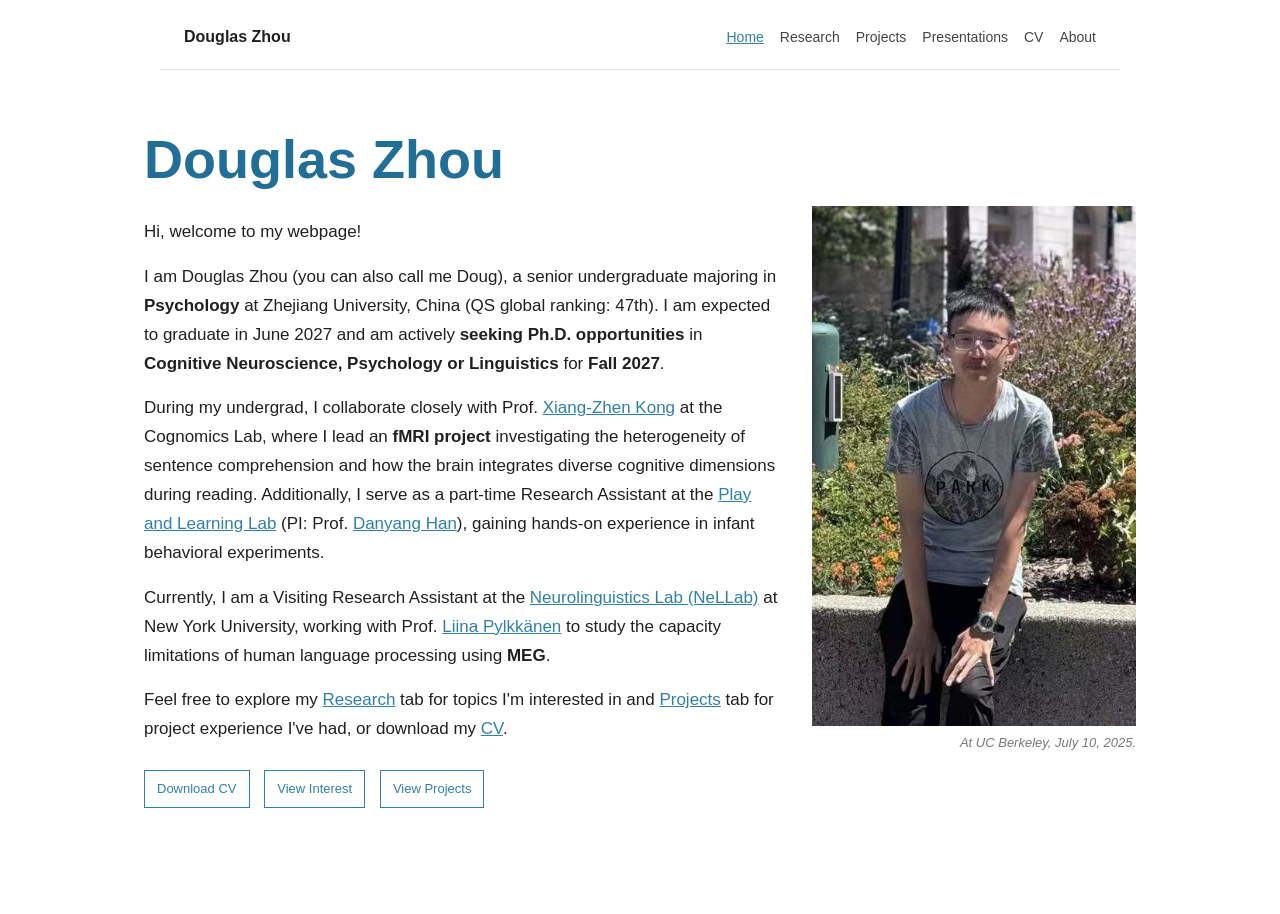
<file: index.html>
<!doctype html>
<html lang="en">
  <head>
    <meta charset="utf-8">
    <meta name="viewport" content="width=device-width, initial-scale=1">
    <title>Douglas Zhou</title>
    <link rel="stylesheet" href="styles.css">
    <link rel="icon" type="image/png" href="favicon.png">
  </head>
  <body>
    <header class="site-header">
      <a class="site-title" href="index.html">Douglas Zhou</a>
      <nav class="nav" aria-label="Primary navigation">
        <a class="active" href="index.html">Home</a>
        <a href="research.html">Research</a>
        <a href="projects.html">Projects</a>
        <a href="presentations.html">Presentations</a>
        <a href="cv.html">CV</a>
        <a href="about.html">About</a>
      </nav>
    </header>

    <main class="page home-page">
      <section class="home-layout">
        <div class="home-text">
          <h1>Douglas Zhou</h1>

          <p>Hi, welcome to my webpage!</p>

          <p>I am Douglas Zhou (you can also call me Doug), a senior undergraduate majoring in <strong>Psychology</strong> at Zhejiang University, China (QS global ranking: 47th). I am expected to graduate in June 2027 and am actively <strong>seeking Ph.D. opportunities</strong> in <strong>Cognitive Neuroscience, Psychology or Linguistics</strong> for <strong>Fall 2027</strong>.</p>

          <p>During my undergrad, I collaborate closely with Prof. <a href="https://person.zju.edu.cn/en/konglab">Xiang-Zhen Kong</a> at the Cognomics Lab, where I lead an <strong>fMRI project</strong> investigating the heterogeneity of sentence comprehension and how the brain integrates diverse cognitive dimensions during reading. Additionally, I serve as a part-time Research Assistant at the <a href="https://play-and-learning-lab.com/">Play and Learning Lab</a> (PI: Prof. <a href="https://person.zju.edu.cn/danyanghan">Danyang Han</a>), gaining hands-on experience in infant behavioral experiments.</p>

          <p>Currently, I am a Visiting Research Assistant at the <a href="https://wp.nyu.edu/neurolinglab/">Neurolinguistics Lab (NeLLab)</a> at New York University, working with Prof. <a href="https://as.nyu.edu/psychology/people/faculty.mariliina-pylkkanen.html?captcha=4946b225-e93e-4c94-8b88-3bb831ec9575">Liina Pylkkänen</a> to study the capacity limitations of human language processing using <strong>MEG</strong>.</p>

          <p>Feel free to explore my <a href="research.html">Research</a> tab for topics I'm interested in and <a href="projects.html">Projects</a> tab for project experience I've had, or download my <a href="assets/cv/douglas_zhou_cv.pdf" download>CV</a>.</p>

          <p class="button-row">
            <a class="button" href="assets/cv/douglas_zhou_cv.pdf" download>Download CV</a>
            <a class="button" href="research.html">View Interest</a>
            <a class="button" href="projects.html">View Projects</a>
          </p>
        </div>

        <figure class="portrait">
          <img src="assets/img/douglas_zhou.jpg" alt="Portrait of Douglas Zhou">
          <figcaption>At UC Berkeley, July 10, 2025.</figcaption>
        </figure>
      </section>
    </main>
  </body>
</html>
</file>
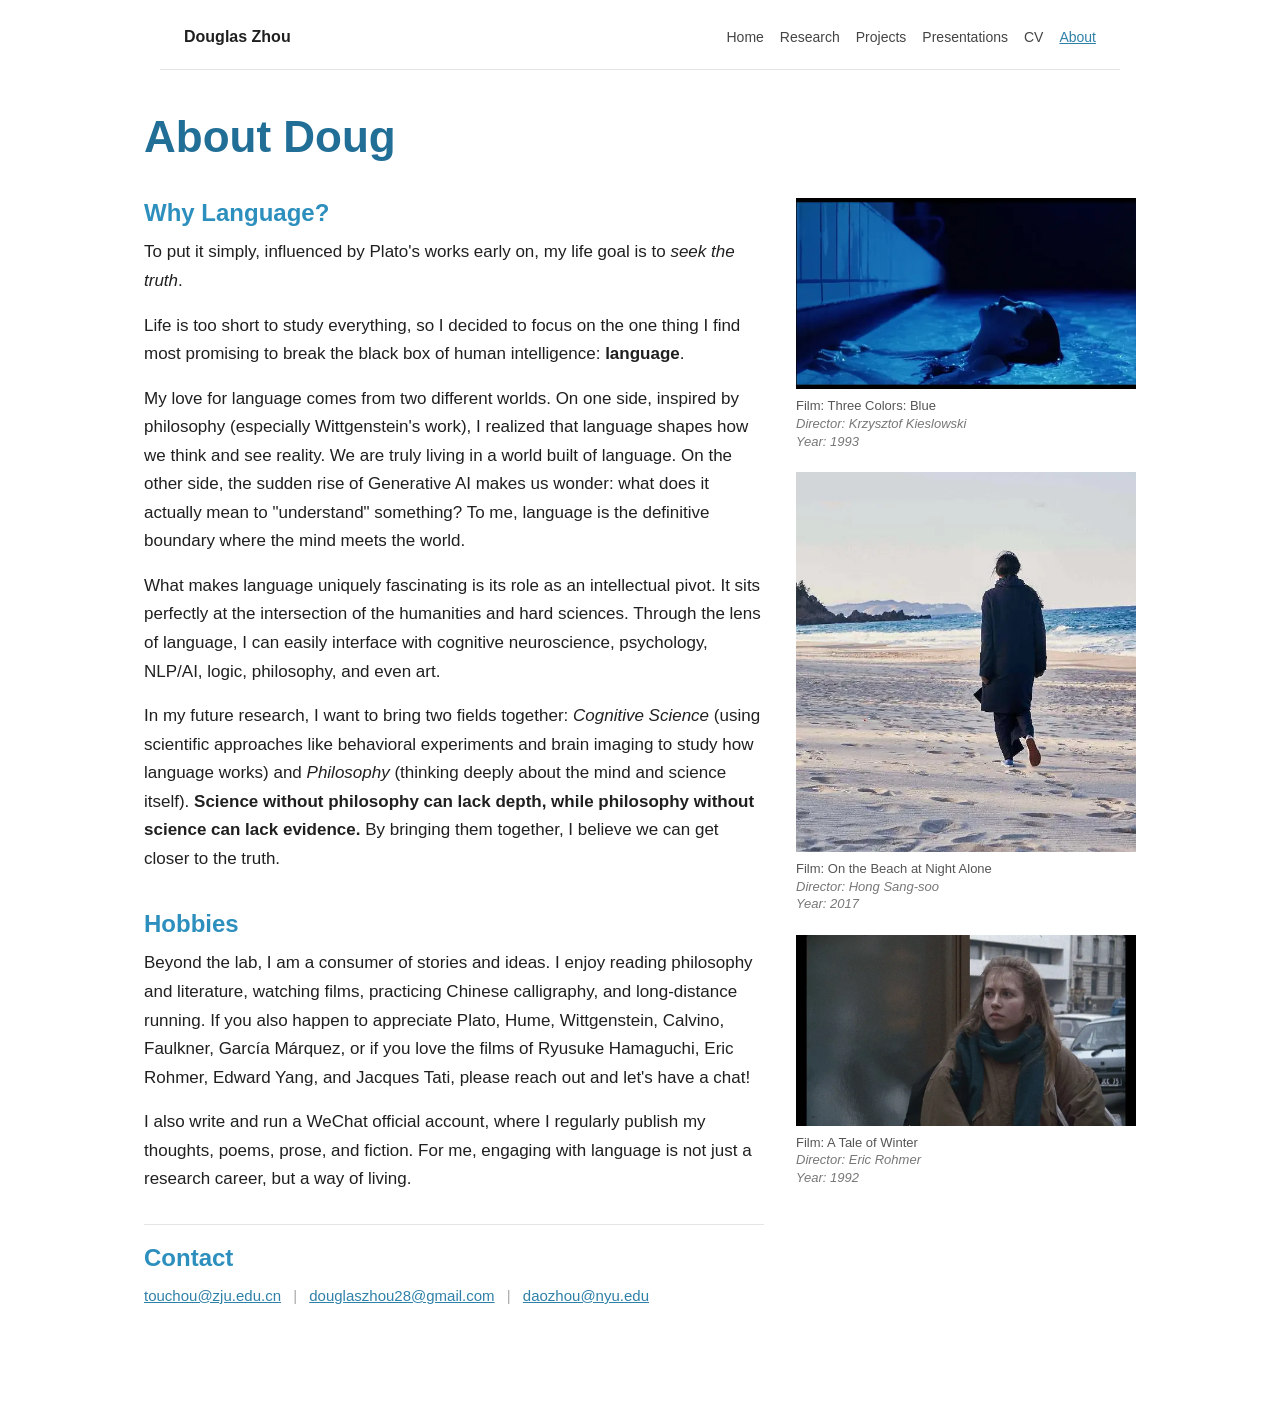
<file: about.html>
<!doctype html>
<html lang="en">
  <head>
    <meta charset="utf-8">
    <meta name="viewport" content="width=device-width, initial-scale=1">
    <title>About - Douglas Zhou</title>
    <link rel="stylesheet" href="styles.css">
    <link rel="icon" type="image/png" href="favicon.png">
  </head>
  <body>
    <header class="site-header">
      <a class="site-title" href="index.html">Douglas Zhou</a>
      <nav class="nav" aria-label="Primary navigation">
        <a href="index.html">Home</a>
        <a href="research.html">Research</a>
        <a href="projects.html">Projects</a>
        <a href="presentations.html">Presentations</a>
        <a href="cv.html">CV</a>
        <a class="active" href="about.html">About</a>
      </nav>
    </header>

    <main class="page about-page">
      <section class="about-layout">
        <div class="about-copy">
          <h1>About Doug</h1>

          <h2>Why Language?</h2>
          <p>To put it simply, influenced by Plato's works early on, my life goal is to <em>seek the truth</em>.</p>

          <p>Life is too short to study everything, so I decided to focus on the one thing I find most promising to break the black box of human intelligence: <strong>language</strong>.</p>

          <p>My love for language comes from two different worlds. On one side, inspired by philosophy (especially Wittgenstein's work), I realized that language shapes how we think and see reality. We are truly living in a world built of language. On the other side, the sudden rise of Generative AI makes us wonder: what does it actually mean to "understand" something? To me, language is the definitive boundary where the mind meets the world.</p>

          <p>What makes language uniquely fascinating is its role as an intellectual pivot. It sits perfectly at the intersection of the humanities and hard sciences. Through the lens of language, I can easily interface with cognitive neuroscience, psychology, NLP/AI, logic, philosophy, and even art.</p>

          <p>In my future research, I want to bring two fields together: <em>Cognitive Science</em> (using scientific approaches like behavioral experiments and brain imaging to study how language works) and <em>Philosophy</em> (thinking deeply about the mind and science itself). <strong>Science without philosophy can lack depth, while philosophy without science can lack evidence.</strong> By bringing them together, I believe we can get closer to the truth.</p>

          <h2>Hobbies</h2>
          <p>Beyond the lab, I am a consumer of stories and ideas. I enjoy reading philosophy and literature, watching films, practicing Chinese calligraphy, and long-distance running. If you also happen to appreciate Plato, Hume, Wittgenstein, Calvino, Faulkner, García Márquez, or if you love the films of Ryusuke Hamaguchi, Eric Rohmer, Edward Yang, and Jacques Tati, please reach out and let's have a chat!</p>

          <p>I also write and run a WeChat official account, where I regularly publish my thoughts, poems, prose, and fiction. For me, engaging with language is not just a research career, but a way of living.</p>

          <section class="contact-line" aria-label="Contact">
            <h2>Contact</h2>
            <p><a href="mailto:touchou@zju.edu.cn">touchou@zju.edu.cn</a> <span>|</span> <a href="mailto:douglaszhou28@gmail.com">douglaszhou28@gmail.com</a> <span>|</span> <a href="mailto:daozhou@nyu.edu">daozhou@nyu.edu</a></p>
          </section>
        </div>

        <aside class="film-gallery" aria-label="Favorite film stills">
          <figure class="film-image">
            <img src="assets/img/blue.webp" alt="A still from Three Colors: Blue">
            <figcaption><span>Film: Three Colors: Blue</span><span>Director: Krzysztof Kieslowski</span><span>Year: 1993</span></figcaption>
          </figure>
          <figure class="film-image portrait-still">
            <img src="assets/img/on_the_beach_at_night_alone_2017.webp" alt="A still from On the Beach at Night Alone">
            <figcaption><span>Film: On the Beach at Night Alone</span><span>Director: Hong Sang-soo</span><span>Year: 2017</span></figcaption>
          </figure>
          <figure class="film-image">
            <img src="assets/img/a_tale_of_winter_1992.webp" alt="A still from A Tale of Winter">
            <figcaption><span>Film: A Tale of Winter</span><span>Director: Eric Rohmer</span><span>Year: 1992</span></figcaption>
          </figure>
        </aside>
      </section>
    </main>
  </body>
</html>
</file>
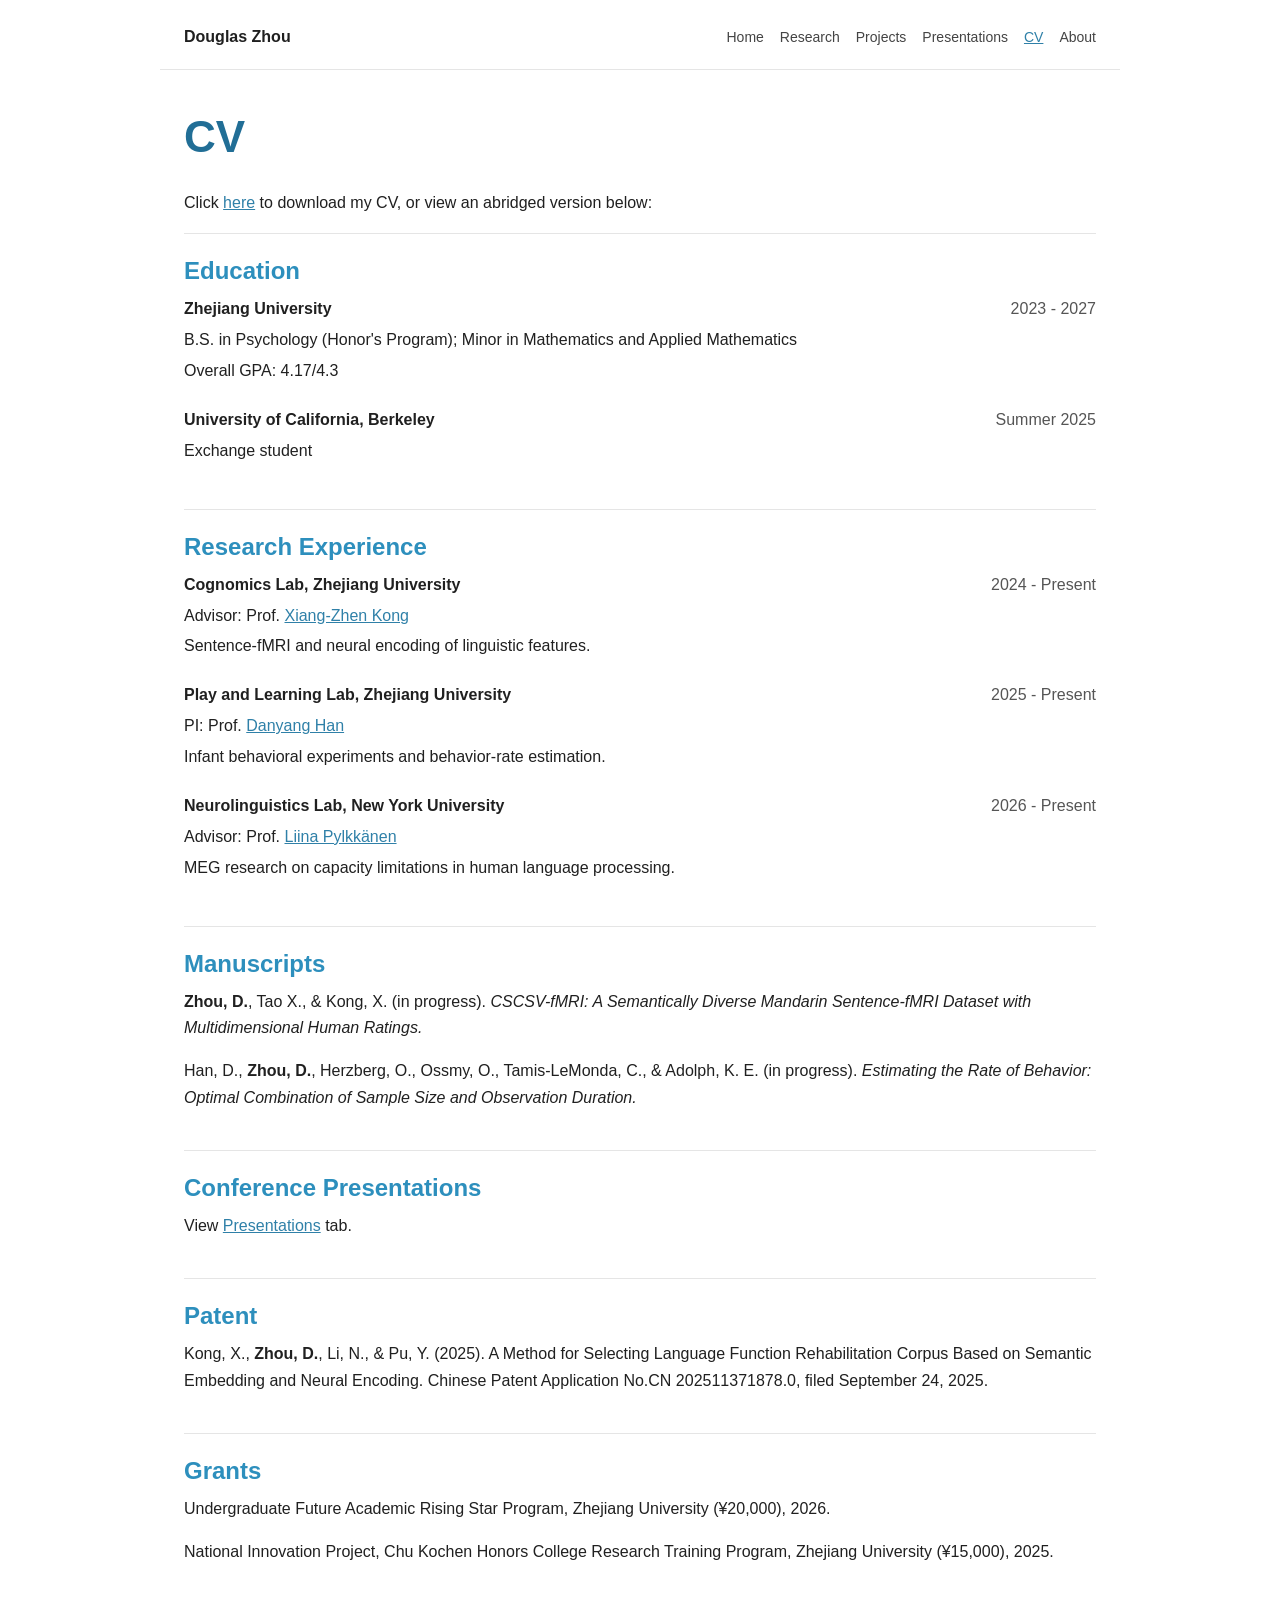
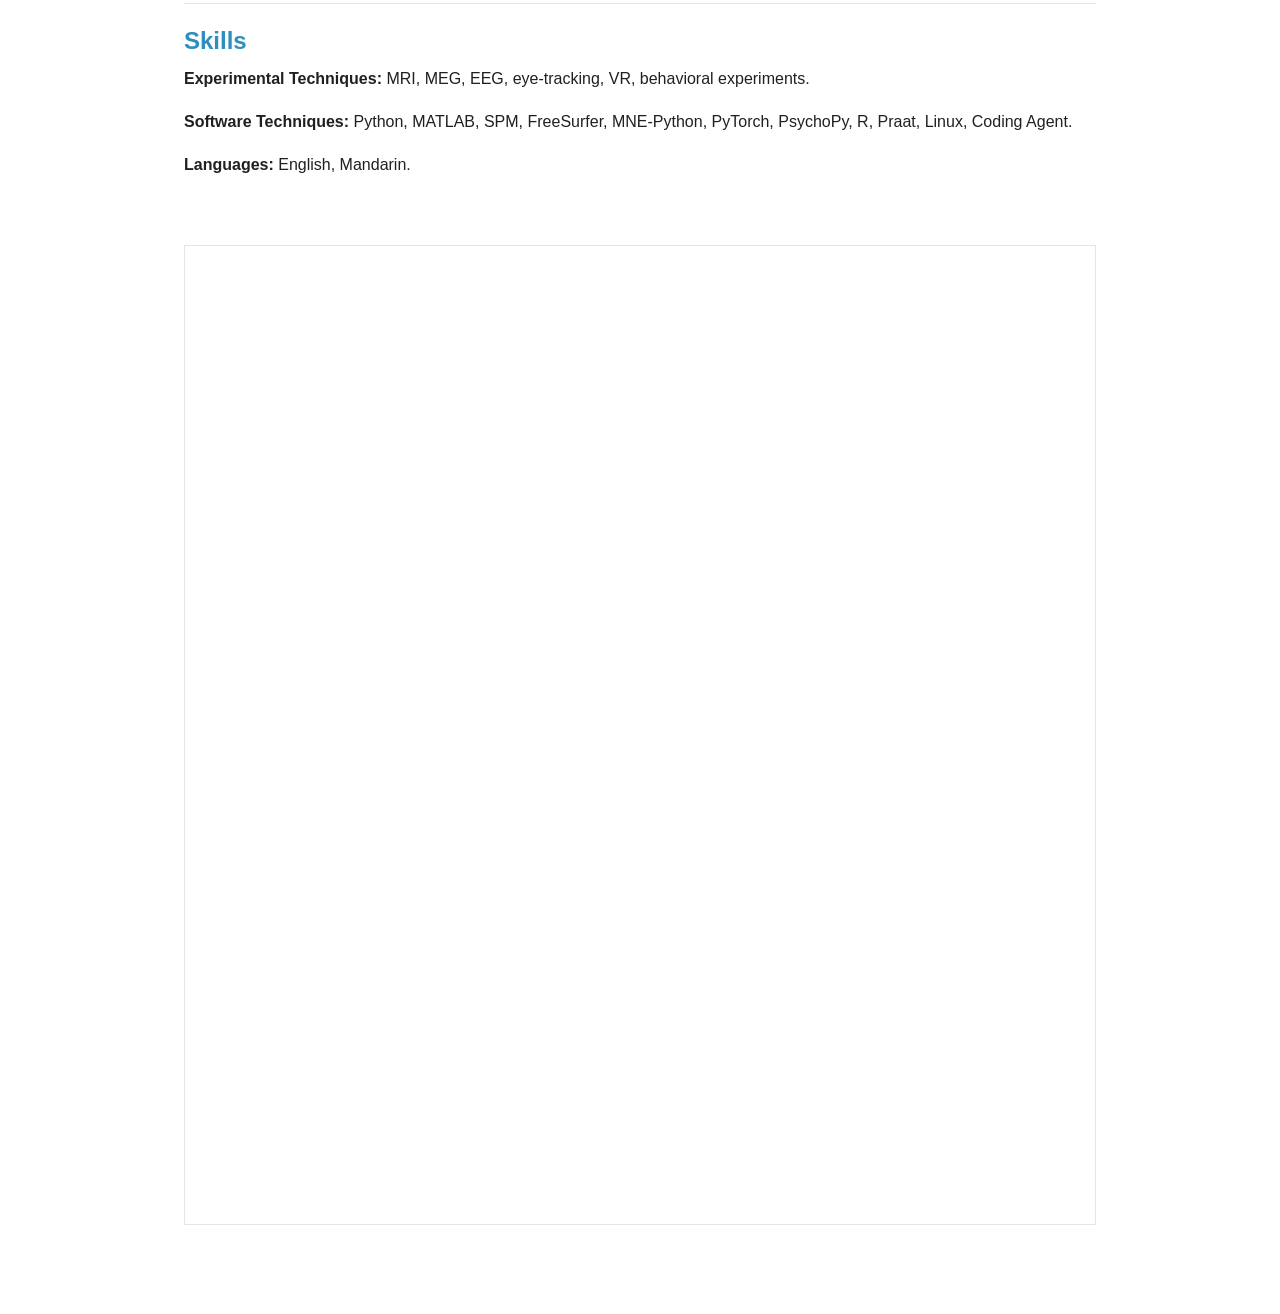
<file: cv.html>
<!doctype html>
<html lang="en">
  <head>
    <meta charset="utf-8">
    <meta name="viewport" content="width=device-width, initial-scale=1">
    <title>CV - Douglas Zhou</title>
    <link rel="stylesheet" href="styles.css">
    <link rel="icon" type="image/png" href="favicon.png">
  </head>
  <body>
    <header class="site-header">
      <a class="site-title" href="index.html">Douglas Zhou</a>
      <nav class="nav" aria-label="Primary navigation">
        <a href="index.html">Home</a>
        <a href="research.html">Research</a>
        <a href="projects.html">Projects</a>
        <a href="presentations.html">Presentations</a>
        <a class="active" href="cv.html">CV</a>
        <a href="about.html">About</a>
      </nav>
    </header>

    <main class="page cv-page">
      <h1>CV</h1>
      <p>Click <a href="assets/cv/douglas_zhou_cv.pdf" download>here</a> to download my CV, or view an abridged version below:</p>

      <section class="cv-section">
        <h2>Education</h2>
        <div class="cv-row">
          <div>
            <p><strong>Zhejiang University</strong></p>
            <p>B.S. in Psychology (Honor's Program); Minor in Mathematics and Applied Mathematics</p>
            <p>Overall GPA: 4.17/4.3</p>
          </div>
          <p>2023 - 2027</p>
        </div>
        <div class="cv-row">
          <div>
            <p><strong>University of California, Berkeley</strong></p>
            <p>Exchange student</p>
          </div>
          <p>Summer 2025</p>
        </div>
      </section>

      <section class="cv-section">
        <h2>Research Experience</h2>
        <div class="cv-row">
          <div>
            <p><strong>Cognomics Lab, Zhejiang University</strong></p>
            <p>Advisor: Prof. <a href="https://person.zju.edu.cn/en/konglab">Xiang-Zhen Kong</a></p>
            <p>Sentence-fMRI and neural encoding of linguistic features.</p>
          </div>
          <p>2024 - Present</p>
        </div>
        <div class="cv-row">
          <div>
            <p><strong>Play and Learning Lab, Zhejiang University</strong></p>
            <p>PI: Prof. <a href="https://person.zju.edu.cn/danyanghan">Danyang Han</a></p>
            <p>Infant behavioral experiments and behavior-rate estimation.</p>
          </div>
          <p>2025 - Present</p>
        </div>
        <div class="cv-row">
          <div>
            <p><strong>Neurolinguistics Lab, New York University</strong></p>
            <p>Advisor: Prof. <a href="https://as.nyu.edu/psychology/people/faculty.mariliina-pylkkanen.html?captcha=4946b225-e93e-4c94-8b88-3bb831ec9575">Liina Pylkkänen</a></p>
            <p>MEG research on capacity limitations in human language processing.</p>
          </div>
          <p>2026 - Present</p>
        </div>
      </section>

      <section class="cv-section">
        <h2>Manuscripts</h2>
        <p><strong>Zhou, D.</strong>, Tao X., &amp; Kong, X. (in progress). <em>CSCSV-fMRI: A Semantically Diverse Mandarin Sentence-fMRI Dataset with Multidimensional Human Ratings.</em></p>
        <p>Han, D., <strong>Zhou, D.</strong>, Herzberg, O., Ossmy, O., Tamis-LeMonda, C., &amp; Adolph, K. E. (in progress). <em>Estimating the Rate of Behavior: Optimal Combination of Sample Size and Observation Duration.</em></p>
      </section>

      <section class="cv-section">
        <h2>Conference Presentations</h2>
        <p>View <a href="presentations.html">Presentations</a> tab.</p>
      </section>

      <section class="cv-section">
        <h2>Patent</h2>
        <p>Kong, X., <strong>Zhou, D.</strong>, Li, N., &amp; Pu, Y. (2025). A Method for Selecting Language Function Rehabilitation Corpus Based on Semantic Embedding and Neural Encoding. Chinese Patent Application No.CN 202511371878.0, filed September 24, 2025.</p>
      </section>

      <section class="cv-section">
        <h2>Grants</h2>
        <p>Undergraduate Future Academic Rising Star Program, Zhejiang University (¥20,000), 2026.</p>
        <p>National Innovation Project, Chu Kochen Honors College Research Training Program, Zhejiang University (¥15,000), 2025.</p>
      </section>

      <section class="cv-section">
        <h2>Skills</h2>
        <p><strong>Experimental Techniques:</strong> MRI, MEG, EEG, eye-tracking, VR, behavioral experiments.</p>
        <p><strong>Software Techniques:</strong> Python, MATLAB, SPM, FreeSurfer, MNE-Python, PyTorch, PsychoPy, R, Praat, Linux, Coding Agent.</p>
        <p><strong>Languages:</strong> English, Mandarin.</p>
      </section>

      <iframe class="cv-frame" src="assets/cv/douglas_zhou_cv.pdf" title="Douglas Zhou CV"></iframe>
    </main>
  </body>
</html>
</file>
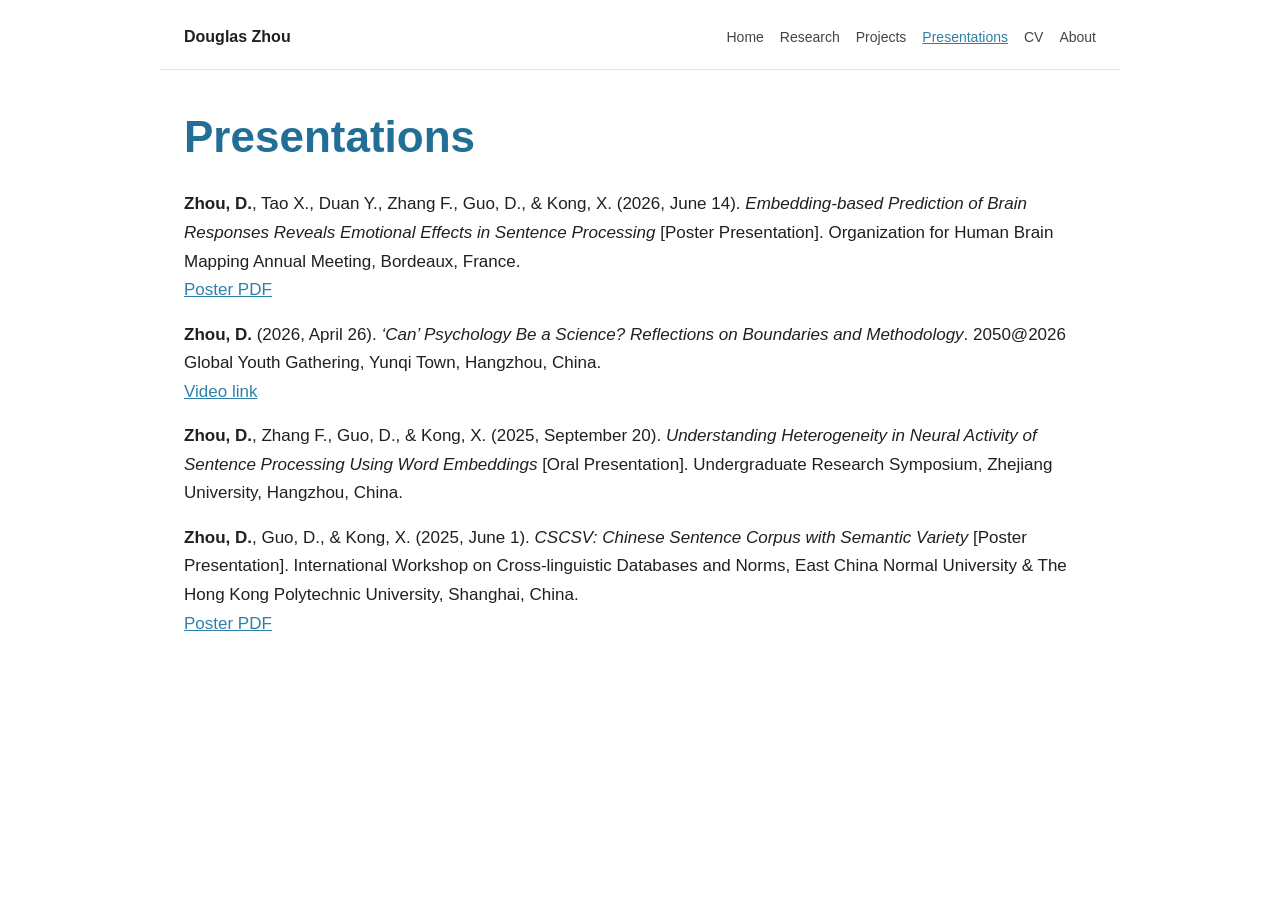
<file: presentations.html>
<!doctype html>
<html lang="en">
  <head>
    <meta charset="utf-8">
    <meta name="viewport" content="width=device-width, initial-scale=1">
    <title>Presentations - Douglas Zhou</title>
    <link rel="stylesheet" href="styles.css">
    <link rel="icon" type="image/png" href="favicon.png">
  </head>
  <body>
    <header class="site-header">
      <a class="site-title" href="index.html">Douglas Zhou</a>
      <nav class="nav" aria-label="Primary navigation">
        <a href="index.html">Home</a>
        <a href="research.html">Research</a>
        <a href="projects.html">Projects</a>
        <a class="active" href="presentations.html">Presentations</a>
        <a href="cv.html">CV</a>
        <a href="about.html">About</a>
      </nav>
    </header>

    <main class="page text-page">
      <h1>Presentations</h1>

      <p><strong>Zhou, D.</strong>, Tao X., Duan Y., Zhang F., Guo, D., &amp; Kong, X. (2026, June 14). <em>Embedding-based Prediction of Brain Responses Reveals Emotional Effects in Sentence Processing</em> [Poster Presentation]. Organization for Human Brain Mapping Annual Meeting, Bordeaux, France.<br>
      <a href="assets/presentations/ohbm2026_embedding_brain_responses.pdf">Poster PDF</a></p>

      <p><strong>Zhou, D.</strong> (2026, April 26). <em>‘Can’ Psychology Be a Science? Reflections on Boundaries and Methodology</em>. 2050@2026 Global Youth Gathering, Yunqi Town, Hangzhou, China.<br>
      <a href="https://www.youtube.com/watch?v=h85iz2ir_0k&t=6s">Video link</a></p>

      <p><strong>Zhou, D.</strong>, Zhang F., Guo, D., &amp; Kong, X. (2025, September 20). <em>Understanding Heterogeneity in Neural Activity of Sentence Processing Using Word Embeddings</em> [Oral Presentation]. Undergraduate Research Symposium, Zhejiang University, Hangzhou, China.</p>

      <p><strong>Zhou, D.</strong>, Guo, D., &amp; Kong, X. (2025, June 1). <em>CSCSV: Chinese Sentence Corpus with Semantic Variety</em> [Poster Presentation]. International Workshop on Cross-linguistic Databases and Norms, East China Normal University &amp; The Hong Kong Polytechnic University, Shanghai, China.<br>
      <a href="assets/presentations/crossling_cscsv_poster.pdf">Poster PDF</a></p>
    </main>
  </body>
</html>
</file>
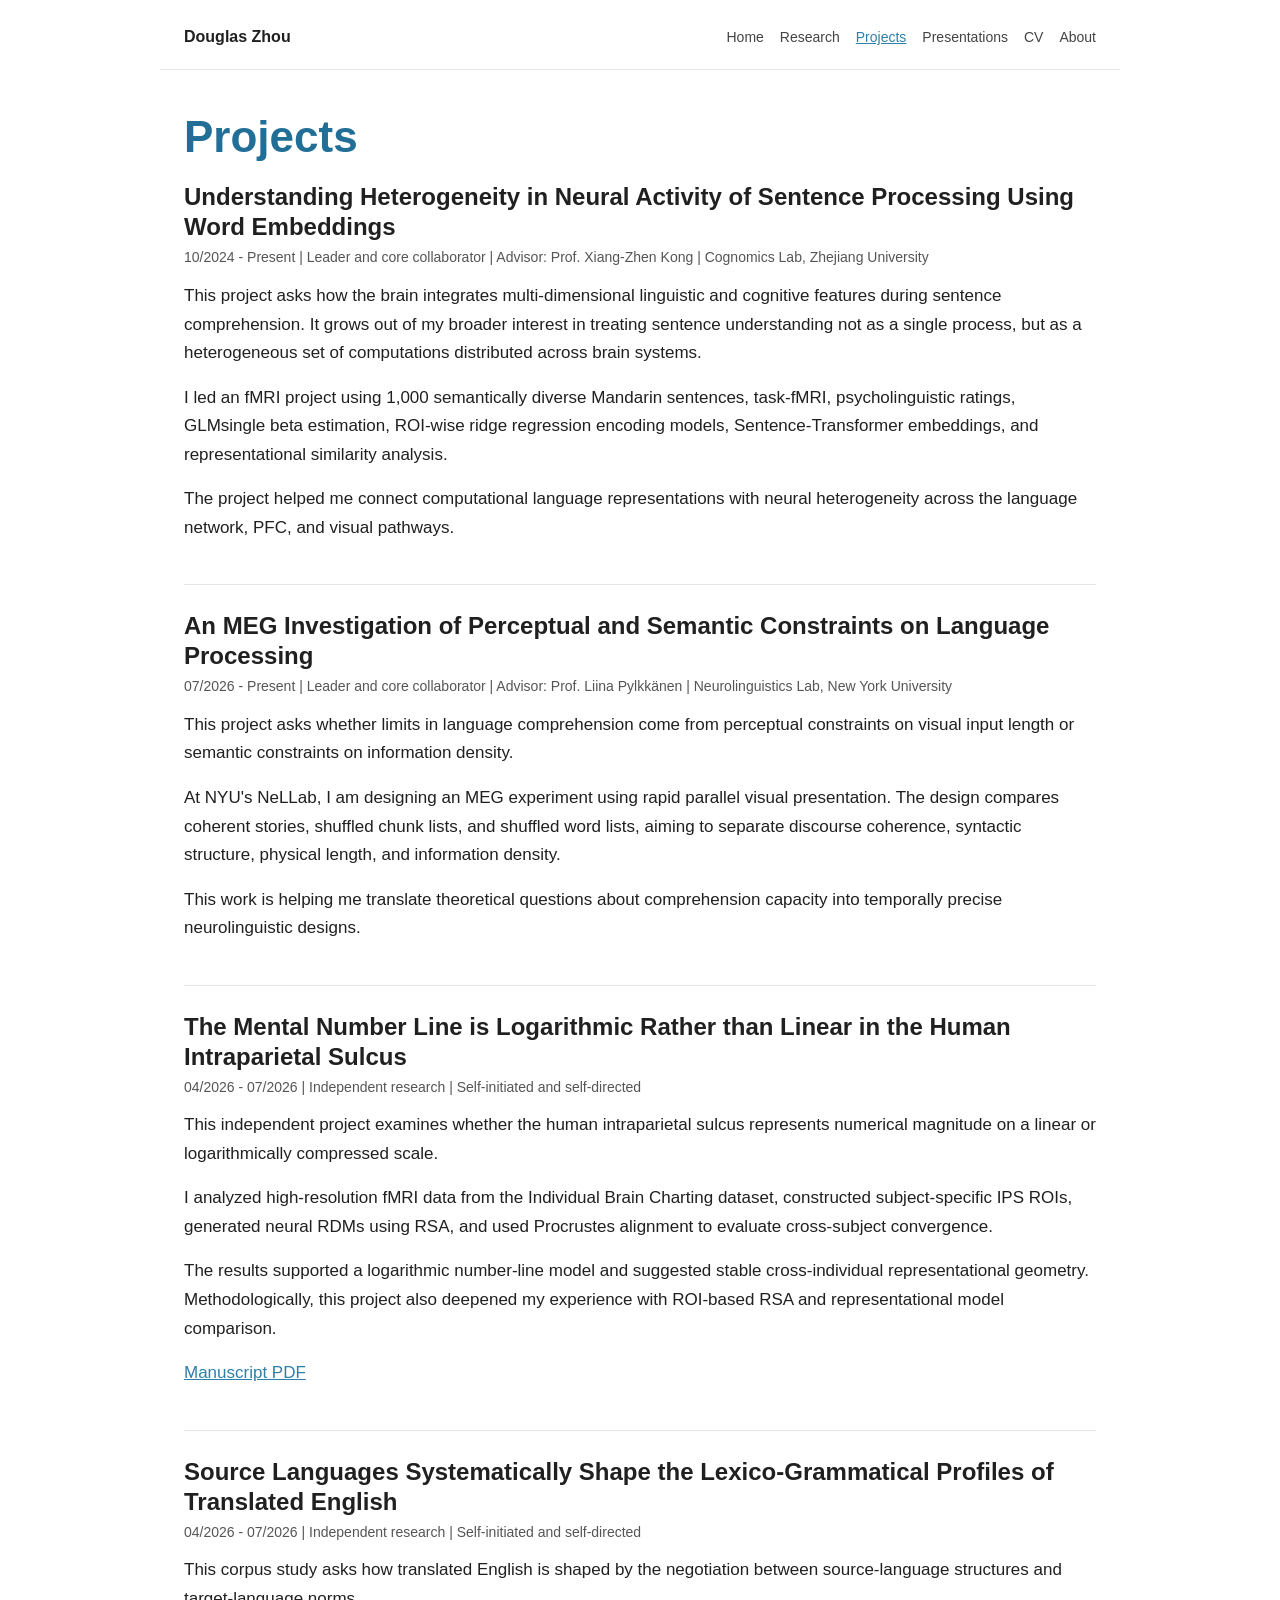
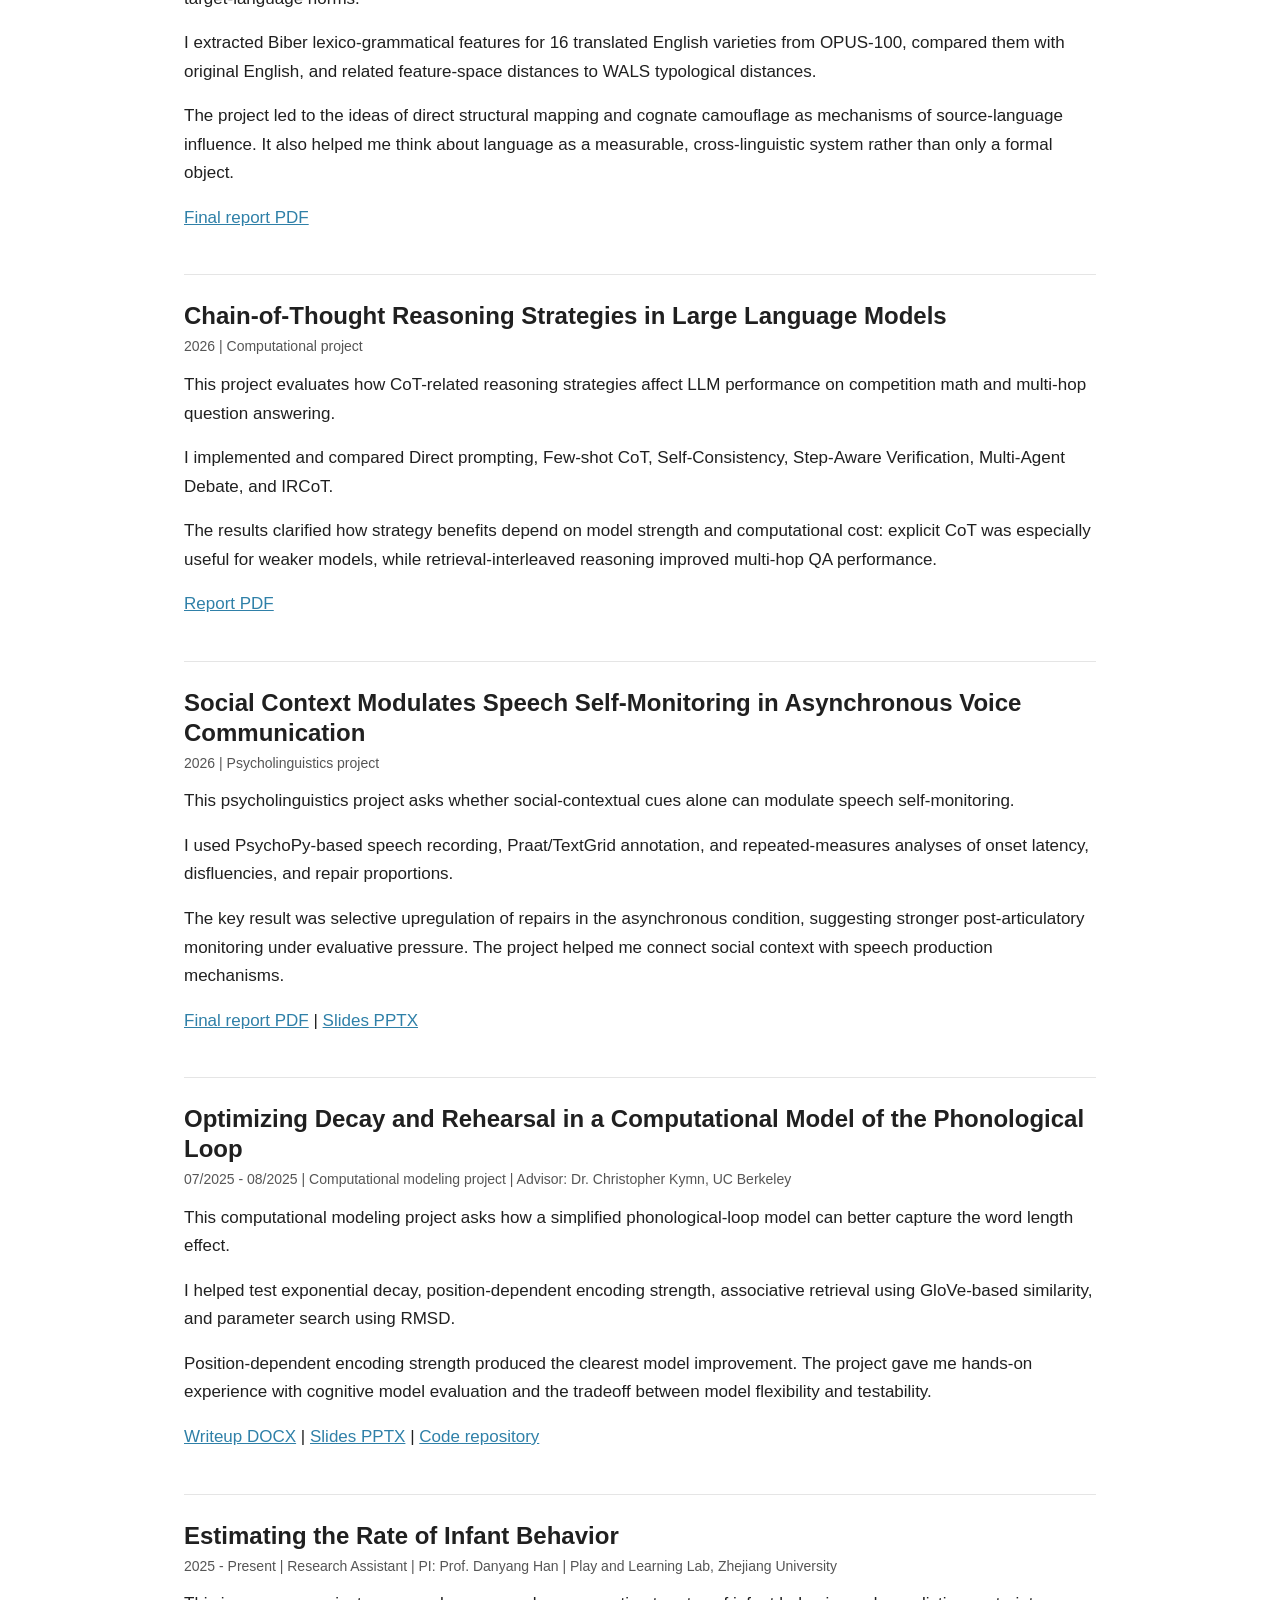
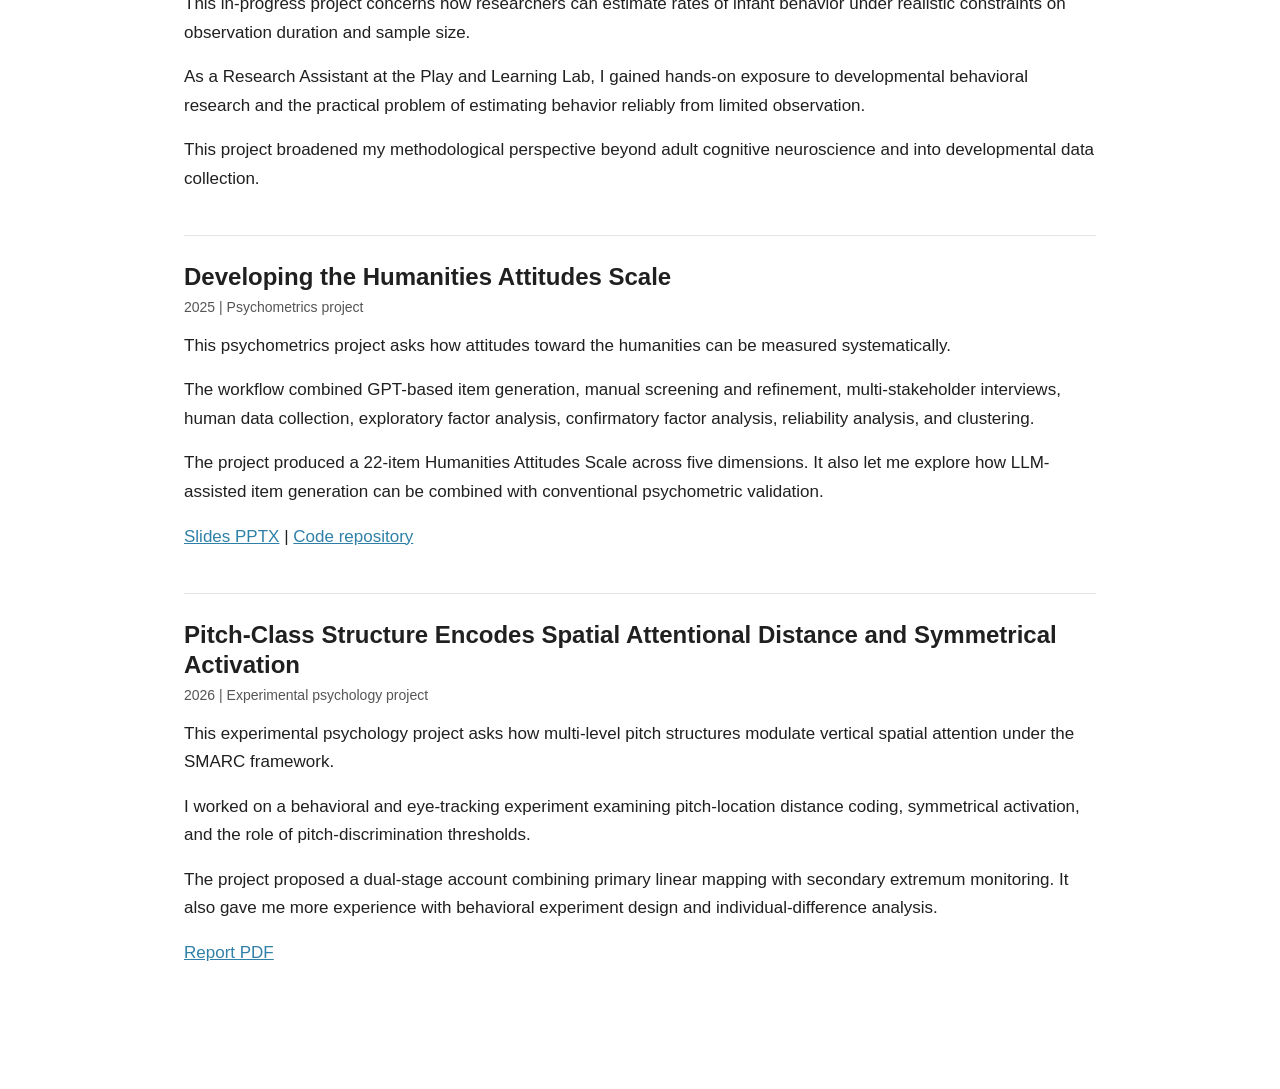
<file: projects.html>
<!doctype html>
<html lang="en">
  <head>
    <meta charset="utf-8">
    <meta name="viewport" content="width=device-width, initial-scale=1">
    <title>Projects - Douglas Zhou</title>
    <link rel="stylesheet" href="styles.css">
    <link rel="icon" type="image/png" href="favicon.png">
  </head>
  <body>
    <header class="site-header">
      <a class="site-title" href="index.html">Douglas Zhou</a>
      <nav class="nav" aria-label="Primary navigation">
        <a href="index.html">Home</a>
        <a href="research.html">Research</a>
        <a class="active" href="projects.html">Projects</a>
        <a href="presentations.html">Presentations</a>
        <a href="cv.html">CV</a>
        <a href="about.html">About</a>
      </nav>
    </header>

    <main class="page text-page projects-page">
      <h1>Projects</h1>

      <section class="project-entry">
        <h2>Understanding Heterogeneity in Neural Activity of Sentence Processing Using Word Embeddings</h2>
        <p class="project-meta">10/2024 - Present | Leader and core collaborator | Advisor: Prof. Xiang-Zhen Kong | Cognomics Lab, Zhejiang University</p>
        <p>This project asks how the brain integrates multi-dimensional linguistic and cognitive features during sentence comprehension. It grows out of my broader interest in treating sentence understanding not as a single process, but as a heterogeneous set of computations distributed across brain systems.</p>
        <p>I led an fMRI project using 1,000 semantically diverse Mandarin sentences, task-fMRI, psycholinguistic ratings, GLMsingle beta estimation, ROI-wise ridge regression encoding models, Sentence-Transformer embeddings, and representational similarity analysis.</p>
        <p>The project helped me connect computational language representations with neural heterogeneity across the language network, PFC, and visual pathways.</p>
      </section>

      <section class="project-entry">
        <h2>An MEG Investigation of Perceptual and Semantic Constraints on Language Processing</h2>
        <p class="project-meta">07/2026 - Present | Leader and core collaborator | Advisor: Prof. Liina Pylkkänen | Neurolinguistics Lab, New York University</p>
        <p>This project asks whether limits in language comprehension come from perceptual constraints on visual input length or semantic constraints on information density.</p>
        <p>At NYU's NeLLab, I am designing an MEG experiment using rapid parallel visual presentation. The design compares coherent stories, shuffled chunk lists, and shuffled word lists, aiming to separate discourse coherence, syntactic structure, physical length, and information density.</p>
        <p>This work is helping me translate theoretical questions about comprehension capacity into temporally precise neurolinguistic designs.</p>
      </section>

      <section class="project-entry">
        <h2>The Mental Number Line is Logarithmic Rather than Linear in the Human Intraparietal Sulcus</h2>
        <p class="project-meta">04/2026 - 07/2026 | Independent research | Self-initiated and self-directed</p>
        <p>This independent project examines whether the human intraparietal sulcus represents numerical magnitude on a linear or logarithmically compressed scale.</p>
        <p>I analyzed high-resolution fMRI data from the Individual Brain Charting dataset, constructed subject-specific IPS ROIs, generated neural RDMs using RSA, and used Procrustes alignment to evaluate cross-subject convergence.</p>
        <p>The results supported a logarithmic number-line model and suggested stable cross-individual representational geometry. Methodologically, this project also deepened my experience with ROI-based RSA and representational model comparison.</p>
        <p><a href="assets/projects/project3_number_representation.pdf">Manuscript PDF</a></p>
      </section>

      <section class="project-entry">
        <h2>Source Languages Systematically Shape the Lexico-Grammatical Profiles of Translated English</h2>
        <p class="project-meta">04/2026 - 07/2026 | Independent research | Self-initiated and self-directed</p>
        <p>This corpus study asks how translated English is shaped by the negotiation between source-language structures and target-language norms.</p>
        <p>I extracted Biber lexico-grammatical features for 16 translated English varieties from OPUS-100, compared them with original English, and related feature-space distances to WALS typological distances.</p>
        <p>The project led to the ideas of direct structural mapping and cognate camouflage as mechanisms of source-language influence. It also helped me think about language as a measurable, cross-linguistic system rather than only a formal object.</p>
        <p><a href="assets/projects/project4_translation_negotiation.pdf">Final report PDF</a></p>
      </section>

      <section class="project-entry">
        <h2>Chain-of-Thought Reasoning Strategies in Large Language Models</h2>
        <p class="project-meta">2026 | Computational project</p>
        <p>This project evaluates how CoT-related reasoning strategies affect LLM performance on competition math and multi-hop question answering.</p>
        <p>I implemented and compared Direct prompting, Few-shot CoT, Self-Consistency, Step-Aware Verification, Multi-Agent Debate, and IRCoT.</p>
        <p>The results clarified how strategy benefits depend on model strength and computational cost: explicit CoT was especially useful for weaker models, while retrieval-interleaved reasoning improved multi-hop QA performance.</p>
        <p><a href="assets/projects/project5_cot_strategies.pdf">Report PDF</a></p>
      </section>

      <section class="project-entry">
        <h2>Social Context Modulates Speech Self-Monitoring in Asynchronous Voice Communication</h2>
        <p class="project-meta">2026 | Psycholinguistics project</p>
        <p>This psycholinguistics project asks whether social-contextual cues alone can modulate speech self-monitoring.</p>
        <p>I used PsychoPy-based speech recording, Praat/TextGrid annotation, and repeated-measures analyses of onset latency, disfluencies, and repair proportions.</p>
        <p>The key result was selective upregulation of repairs in the asynchronous condition, suggesting stronger post-articulatory monitoring under evaluative pressure. The project helped me connect social context with speech production mechanisms.</p>
        <p><a href="assets/projects/project6_asynchronous_conversation.pdf">Final report PDF</a> | <a href="assets/projects/project6_talk_or_tape_slides.pptx">Slides PPTX</a></p>
      </section>

      <section class="project-entry">
        <h2>Optimizing Decay and Rehearsal in a Computational Model of the Phonological Loop</h2>
        <p class="project-meta">07/2025 - 08/2025 | Computational modeling project | Advisor: Dr. Christopher Kymn, UC Berkeley</p>
        <p>This computational modeling project asks how a simplified phonological-loop model can better capture the word length effect.</p>
        <p>I helped test exponential decay, position-dependent encoding strength, associative retrieval using GloVe-based similarity, and parameter search using RMSD.</p>
        <p>Position-dependent encoding strength produced the clearest model improvement. The project gave me hands-on experience with cognitive model evaluation and the tradeoff between model flexibility and testability.</p>
        <p><a href="assets/projects/project7_phonological_loop_writeup.docx">Writeup DOCX</a> | <a href="assets/projects/project7_phonological_loop_slides.pptx">Slides PPTX</a> | <a href="https://github.com/taochou-cogsci/CogSci-Final-Project-A-Computational-Model-of-the-Phonological-Loop">Code repository</a></p>
      </section>

      <section class="project-entry">
        <h2>Estimating the Rate of Infant Behavior</h2>
        <p class="project-meta">2025 - Present | Research Assistant | PI: Prof. Danyang Han | Play and Learning Lab, Zhejiang University</p>
        <p>This in-progress project concerns how researchers can estimate rates of infant behavior under realistic constraints on observation duration and sample size.</p>
        <p>As a Research Assistant at the Play and Learning Lab, I gained hands-on exposure to developmental behavioral research and the practical problem of estimating behavior reliably from limited observation.</p>
        <p>This project broadened my methodological perspective beyond adult cognitive neuroscience and into developmental data collection.</p>
      </section>

      <section class="project-entry">
        <h2>Developing the Humanities Attitudes Scale</h2>
        <p class="project-meta">2025 | Psychometrics project</p>
        <p>This psychometrics project asks how attitudes toward the humanities can be measured systematically.</p>
        <p>The workflow combined GPT-based item generation, manual screening and refinement, multi-stakeholder interviews, human data collection, exploratory factor analysis, confirmatory factor analysis, reliability analysis, and clustering.</p>
        <p>The project produced a 22-item Humanities Attitudes Scale across five dimensions. It also let me explore how LLM-assisted item generation can be combined with conventional psychometric validation.</p>
        <p><a href="assets/projects/project9_humanities_attitudes_scale.pptx">Slides PPTX</a> | <a href="https://github.com/taochou-cogsci/Humanities-Attitude-Scale">Code repository</a></p>
      </section>

      <section class="project-entry">
        <h2>Pitch-Class Structure Encodes Spatial Attentional Distance and Symmetrical Activation</h2>
        <p class="project-meta">2026 | Experimental psychology project</p>
        <p>This experimental psychology project asks how multi-level pitch structures modulate vertical spatial attention under the SMARC framework.</p>
        <p>I worked on a behavioral and eye-tracking experiment examining pitch-location distance coding, symmetrical activation, and the role of pitch-discrimination thresholds.</p>
        <p>The project proposed a dual-stage account combining primary linear mapping with secondary extremum monitoring. It also gave me more experience with behavioral experiment design and individual-difference analysis.</p>
        <p><a href="assets/projects/project10_pitch_spatial_attention.pdf">Report PDF</a></p>
      </section>
    </main>
  </body>
</html>
</file>
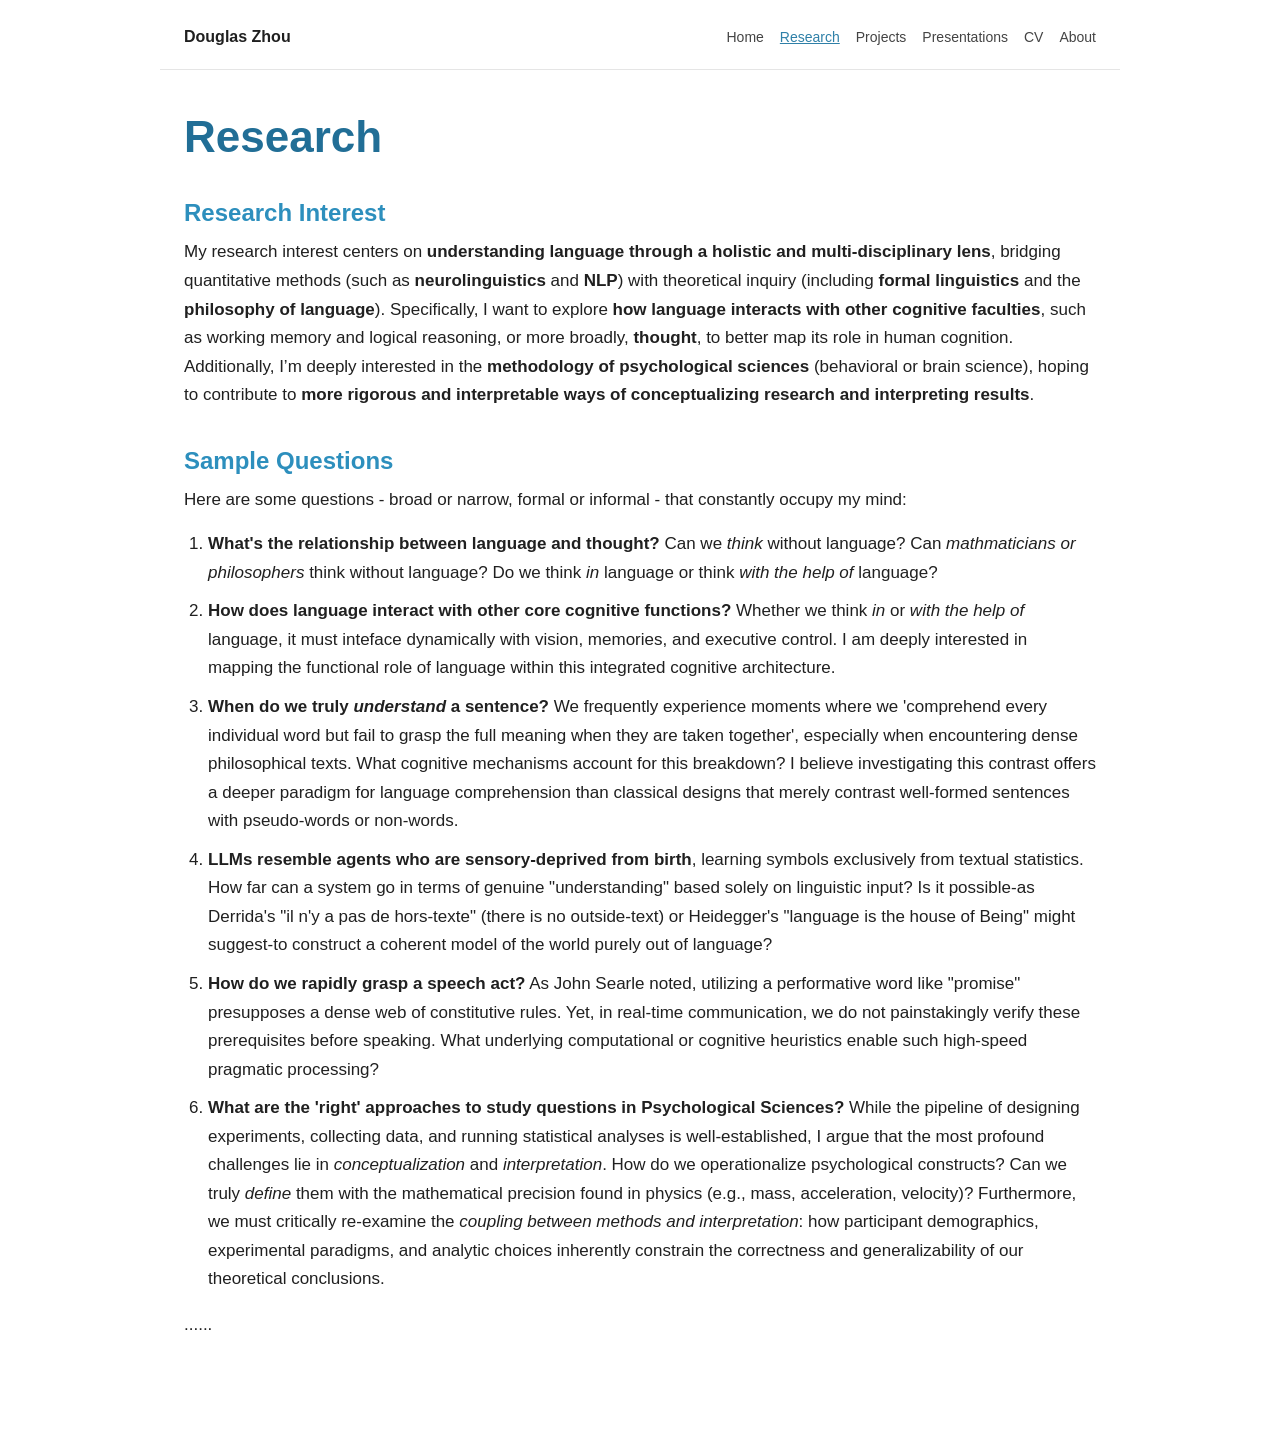
<file: research.html>
<!doctype html>
<html lang="en">
  <head>
    <meta charset="utf-8">
    <meta name="viewport" content="width=device-width, initial-scale=1">
    <title>Research - Douglas Zhou</title>
    <link rel="stylesheet" href="styles.css">
    <link rel="icon" type="image/png" href="favicon.png">
  </head>
  <body>
    <header class="site-header">
      <a class="site-title" href="index.html">Douglas Zhou</a>
      <nav class="nav" aria-label="Primary navigation">
        <a href="index.html">Home</a>
        <a class="active" href="research.html">Research</a>
        <a href="projects.html">Projects</a>
        <a href="presentations.html">Presentations</a>
        <a href="cv.html">CV</a>
        <a href="about.html">About</a>
      </nav>
    </header>

    <main class="page text-page">
      <h1>Research</h1>

      <h2>Research Interest</h2>
      <p>My research interest centers on <strong>understanding language through a holistic and multi-disciplinary lens</strong>, bridging quantitative methods (such as <strong>neurolinguistics</strong> and <strong>NLP</strong>) with theoretical inquiry (including <strong>formal linguistics</strong> and the <strong>philosophy of language</strong>). Specifically, I want to explore <strong>how language interacts with other cognitive faculties</strong>, such as working memory and logical reasoning, or more broadly, <strong>thought</strong>, to better map its role in human cognition. Additionally, I’m deeply interested in the <strong>methodology of psychological sciences</strong> (behavioral or brain science), hoping to contribute to <strong>more rigorous and interpretable ways of conceptualizing research and interpreting results</strong>.</p>

      <h2>Sample Questions</h2>
      <p>Here are some questions - broad or narrow, formal or informal - that constantly occupy my mind:</p>
      <ol>
        <li><strong>What's the relationship between language and thought?</strong> Can we <em>think</em> without language? Can <em>mathmaticians or philosophers</em> think without language? Do we think <em>in</em> language or think <em>with the help of</em> language?</li>
        <li><strong>How does language interact with other core cognitive functions?</strong> Whether we think <em>in</em> or <em>with the help of</em> language, it must inteface dynamically with vision, memories, and executive control. I am deeply interested in mapping the functional role of language within this integrated cognitive architecture.</li>
        <li><strong>When do we truly <em>understand</em> a sentence?</strong> We frequently experience moments where we 'comprehend every individual word but fail to grasp the full meaning when they are taken together', especially when encountering dense philosophical texts. What cognitive mechanisms account for this breakdown? I believe investigating this contrast offers a deeper paradigm for language comprehension than classical designs that merely contrast well-formed sentences with pseudo-words or non-words.</li>
        <li><strong>LLMs resemble agents who are sensory-deprived from birth</strong>, learning symbols exclusively from textual statistics. How far can a system go in terms of genuine "understanding" based solely on linguistic input? Is it possible-as Derrida's "il n'y a pas de hors-texte" (there is no outside-text) or Heidegger's "language is the house of Being" might suggest-to construct a coherent model of the world purely out of language?</li>
        <li><strong>How do we rapidly grasp a speech act?</strong> As John Searle noted, utilizing a performative word like "promise" presupposes a dense web of constitutive rules. Yet, in real-time communication, we do not painstakingly verify these prerequisites before speaking. What underlying computational or cognitive heuristics enable such high-speed pragmatic processing?</li>
        <li><strong>What are the 'right' approaches to study questions in Psychological Sciences?</strong> While the pipeline of designing experiments, collecting data, and running statistical analyses is well-established, I argue that the most profound challenges lie in <em>conceptualization</em> and <em>interpretation</em>. How do we operationalize psychological constructs? Can we truly <em>define</em> them with the mathematical precision found in physics (e.g., mass, acceleration, velocity)? Furthermore, we must critically re-examine the <em>coupling between methods and interpretation</em>: how participant demographics, experimental paradigms, and analytic choices inherently constrain the correctness and generalizability of our theoretical conclusions.</li>
      </ol>
      <p>......</p>
    </main>
  </body>
</html>
</file>
<file: styles.css>
:root {
  --page-width: 960px;
  --text-width: 912px;
  --ink: #202020;
  --muted: #555;
  --line: #e5e5e5;
  --link: #2f80a8;
  --heading: #2d8fbd;
  --heading-dark: #216e96;
  --soft-blue: #eff8fc;
}

* {
  box-sizing: border-box;
}

body {
  margin: 0;
  color: var(--ink);
  background: #fff;
  font-family: Arial, Helvetica, sans-serif;
  font-size: 16px;
  line-height: 1.68;
}

a {
  color: var(--link);
}

.site-header {
  max-width: var(--page-width);
  margin: 0 auto;
  padding: 24px 24px 18px;
  display: flex;
  justify-content: space-between;
  align-items: baseline;
  gap: 24px;
  border-bottom: 1px solid var(--line);
}

.site-title {
  color: var(--ink);
  font-size: 16px;
  font-weight: 700;
  text-decoration: none;
}

.nav {
  display: flex;
  flex-wrap: wrap;
  justify-content: flex-end;
  gap: 16px;
  font-size: 14px;
}

.nav a {
  color: #444;
  text-decoration: none;
}

.nav a.active,
.nav a:hover {
  color: var(--link);
  text-decoration: underline;
}

.page {
  max-width: var(--page-width);
  margin: 0 auto;
  padding: 42px 24px 80px;
}

.home-page {
  max-width: 1040px;
  padding-top: 58px;
}

.home-layout {
  display: grid;
  grid-template-columns: minmax(0, 640px) 324px;
  gap: 28px;
  align-items: start;
}

.home-layout .portrait {
  margin-top: 78px;
}

.home-text {
  max-width: 640px;
  font-size: 17px;
  line-height: 1.7;
}

h1 {
  margin: 0 0 28px;
  color: var(--heading-dark);
  font-family: Arial, Helvetica, sans-serif;
  font-size: 44px;
  font-weight: 700;
  line-height: 1.15;
}

.home-text h1 {
  color: var(--heading-dark);
  font-size: 54px;
}

h2 {
  margin: 36px 0 10px;
  color: var(--heading);
  font-family: Arial, Helvetica, sans-serif;
  font-size: 24px;
  font-weight: 700;
  line-height: 1.25;
}

p {
  margin: 0 0 16px;
}

ol,
ul {
  margin-top: 0;
  padding-left: 24px;
}

li {
  margin-bottom: 10px;
}

.portrait {
  margin: 4px 0 0;
}

.portrait img {
  display: block;
  width: 100%;
  height: 520px;
  object-fit: cover;
}

figcaption {
  margin-top: 8px;
  color: #777;
  font-size: 13px;
  font-style: italic;
  font-weight: 500;
  line-height: 1.35;
}

.portrait figcaption {
  text-align: right;
}

.button-row {
  margin-top: 26px;
}

.button {
  display: inline-block;
  margin: 0 10px 10px 0;
  padding: 7px 12px;
  border: 1px solid var(--link);
  color: var(--link);
  text-decoration: none;
  font-size: 13px;
}

.button:hover {
  background: #f5f8f7;
}

.text-page {
  max-width: var(--page-width);
  font-size: 17px;
}

.text-page > p,
.text-page > ol,
.text-page > ul,
.text-page > h2,
.project-entry > h2,
.project-entry > p {
  max-width: var(--text-width);
}

.projects-page h1 {
  margin-bottom: 12px;
}

.project-entry {
  padding: 26px 0;
  border-top: 1px solid var(--line);
}

.project-entry:first-of-type {
  border-top: 0;
  padding-top: 8px;
}

.project-entry h2 {
  color: var(--ink);
  margin: 0 0 4px;
}

.project-meta {
  color: var(--muted);
  font-size: 14px;
  margin-bottom: 12px;
}

.small-note {
  color: var(--muted);
  font-size: 14px;
}

.cv-page {
  max-width: var(--page-width);
}

.cv-section {
  padding: 22px 0;
  border-top: 1px solid var(--line);
}

.cv-section h2 {
  margin-top: 0;
}

.cv-row {
  display: grid;
  grid-template-columns: minmax(0, 1fr) 150px;
  gap: 32px;
  margin-bottom: 18px;
}

.cv-row p {
  margin-bottom: 4px;
}

.cv-row > p:last-child {
  color: var(--muted);
  text-align: right;
}

.cv-frame {
  width: 100%;
  height: 980px;
  margin-top: 28px;
  border: 1px solid var(--line);
}

.about-page {
  max-width: 1040px;
}

.about-layout {
  display: grid;
  grid-template-columns: minmax(0, 1fr) 340px;
  gap: 32px;
  align-items: start;
}

.about-copy {
  max-width: 620px;
  font-size: 17px;
}

.film-gallery {
  display: grid;
  gap: 22px;
  margin-top: 86px;
}

.film-image {
  margin: 0;
}

.film-image img {
  display: block;
  width: 100%;
  height: auto;
}

.film-image.portrait-still img {
  height: 380px;
  object-fit: cover;
  object-position: center;
}

.film-image figcaption {
  text-align: left;
}

.film-image figcaption span {
  display: block;
}

.film-image figcaption span:first-child {
  color: #555;
  font-style: normal;
}

.contact-line {
  margin-top: 30px;
  padding-top: 18px;
  border-top: 1px solid var(--line);
}

.contact-line h2 {
  margin-top: 0;
}

.contact-line p {
  color: var(--muted);
  font-size: 15px;
}

.contact-line span {
  color: #aaa;
  margin: 0 8px;
}

@media (max-width: 760px) {
  .site-header {
    display: block;
  }

  .nav {
    justify-content: flex-start;
    margin-top: 12px;
  }

  .page {
    padding-top: 38px;
  }

  .home-layout {
    grid-template-columns: 1fr;
    gap: 30px;
  }

  .home-layout .portrait {
    margin-top: 0;
  }

  .portrait {
    max-width: 360px;
  }

  .portrait img {
    height: auto;
  }

  .about-layout {
    grid-template-columns: 1fr;
    gap: 30px;
  }

  .film-gallery {
    max-width: 420px;
  }

  h1,
  .home-text h1 {
    font-size: 38px;
  }
}
</file>
